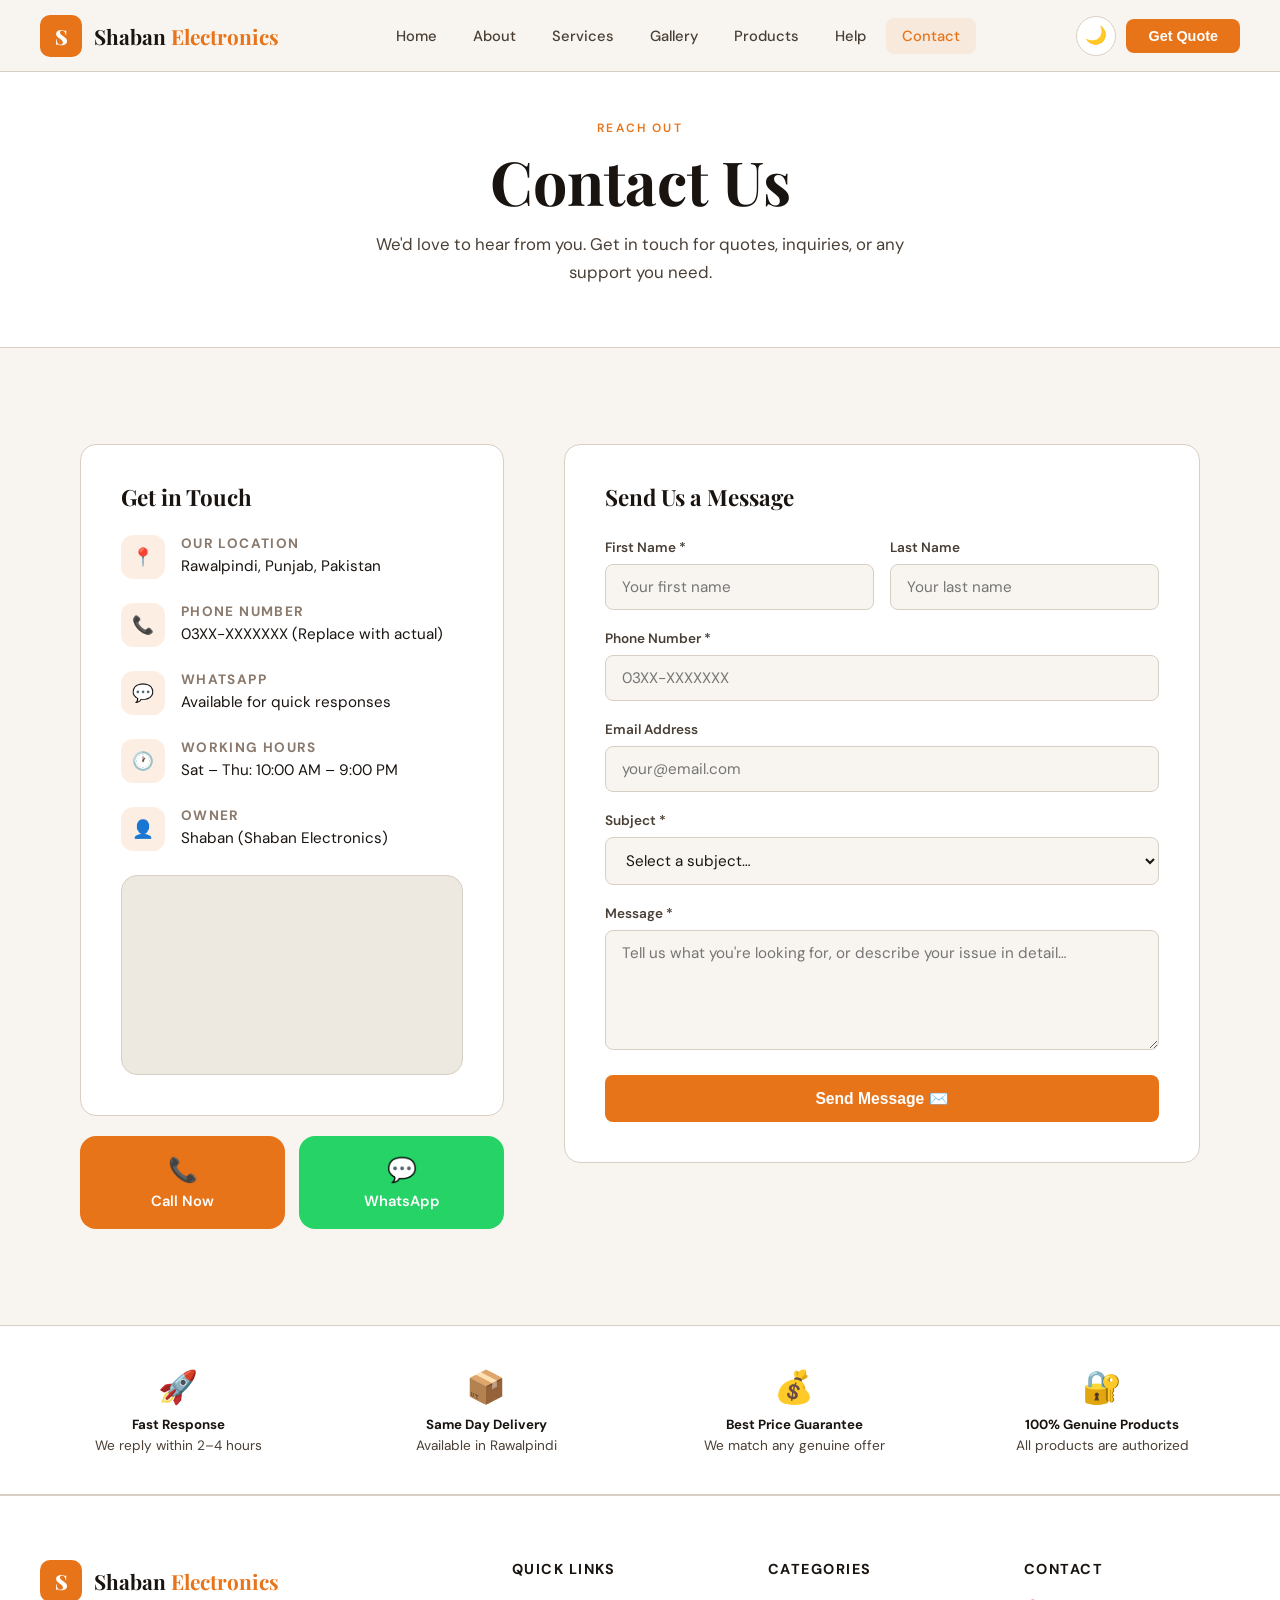
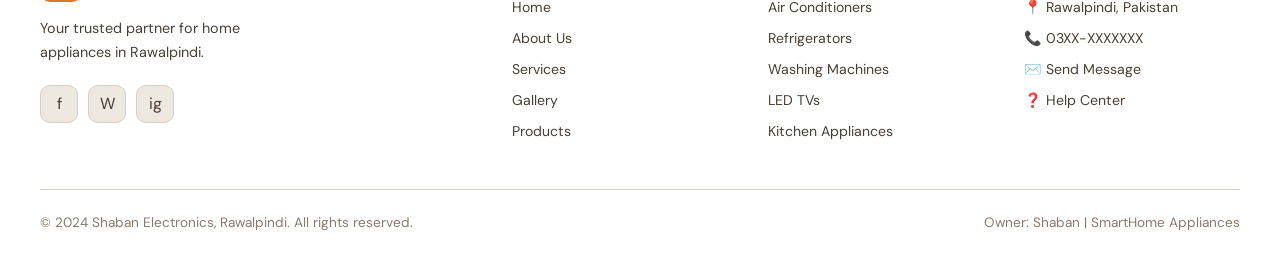
<file: pages/contact.html>
<!DOCTYPE html>
<html lang="en" data-theme="light">
<head>
  <meta charset="UTF-8" />
  <meta name="viewport" content="width=device-width, initial-scale=1.0" />
  <title>Contact Us – Shaban Electronics</title>
  <link rel="stylesheet" href="../css/style.css" />
  <link rel="icon" href="data:image/svg+xml,<svg xmlns='http://www.w3.org/2000/svg' viewBox='0 0 100 100'><text y='.9em' font-size='90'>⚡</text></svg>" />
</head>
<body>

<nav class="navbar" id="navbar">
  <div class="nav-brand">
    <div class="nav-logo">S</div>
    <span class="nav-name">Shaban <span>Electronics</span></span>
  </div>
  <ul class="nav-links">
    <li><a href="../index.html">Home</a></li>
    <li><a href="about.html">About</a></li>
    <li><a href="services.html">Services</a></li>
    <li><a href="gallery.html">Gallery</a></li>
    <li><a href="products.html">Products</a></li>
    <li><a href="help.html">Help</a></li>
    <li><a href="contact.html" class="active">Contact</a></li>
  </ul>
  <div class="nav-actions">
    <button class="theme-btn" onclick="toggleTheme()">🌙</button>
    <a href="contact.html"><button class="nav-cta">Get Quote</button></a>
  </div>
  <button class="hamburger" id="hamburger"><span></span><span></span><span></span></button>
</nav>
<div class="mobile-menu" id="mobileMenu">
  <a href="../index.html">Home</a><a href="about.html">About</a><a href="services.html">Services</a>
  <a href="gallery.html">Gallery</a><a href="products.html">Products</a><a href="help.html">Help</a><a href="contact.html">Contact</a>
</div>

<div class="page-hero">
  <span class="section-label">Reach Out</span>
  <h1>Contact Us</h1>
  <p>We'd love to hear from you. Get in touch for quotes, inquiries, or any support you need.</p>
</div>

<div class="section">
  <div class="contact-grid">
    <!-- CONTACT INFO -->
    <div>
      <div class="contact-info-card fade-in">
        <h3>Get in Touch</h3>
        <div class="contact-item">
          <div class="contact-icon">📍</div>
          <div>
            <h5>Our Location</h5>
            <p>Rawalpindi, Punjab, Pakistan</p>
          </div>
        </div>
        <div class="contact-item">
          <div class="contact-icon">📞</div>
          <div>
            <h5>Phone Number</h5>
            <p>03XX-XXXXXXX (Replace with actual)</p>
          </div>
        </div>
        <div class="contact-item">
          <div class="contact-icon">💬</div>
          <div>
            <h5>WhatsApp</h5>
            <p>Available for quick responses</p>
          </div>
        </div>
        <div class="contact-item">
          <div class="contact-icon">🕐</div>
          <div>
            <h5>Working Hours</h5>
            <p>Sat – Thu: 10:00 AM – 9:00 PM</p>
          </div>
        </div>
        <div class="contact-item">
          <div class="contact-icon">👤</div>
          <div>
            <h5>Owner</h5>
            <p>Shaban (Shaban Electronics)</p>
          </div>
        </div>
        <div class="map-placeholder">
          <iframe
            src="https://www.google.com/maps/embed?pb=!1m18!1m12!1m3!1d106778.33890024844!2d73.00993!3d33.597882!2m3!1f0!2f0!3f0!3m2!1i1024!2i768!4f13.1!3m3!1m2!1s0x38dfbfd07891722f%3A0x6789d6df9ef4e97b!2sRawalpindi%2C%20Punjab%2C%20Pakistan!5e0!3m2!1sen!2s!4v1700000000000!5m2!1sen!2s"
            allowfullscreen=""
            loading="lazy"
            referrerpolicy="no-referrer-when-downgrade"
          ></iframe>
        </div>
      </div>

      <!-- QUICK ACTIONS -->
      <div style="display:grid;grid-template-columns:1fr 1fr;gap:14px;margin-top:20px;">
        <a href="tel:03000000000" class="fade-in" style="background:var(--accent);color:#fff;padding:18px 20px;border-radius:var(--radius);text-align:center;font-weight:600;font-size:0.92rem;transition:all 0.3s;display:flex;flex-direction:column;align-items:center;gap:6px;text-decoration:none;">
          <span style="font-size:1.5rem;">📞</span>
          Call Now
        </a>
        <a href="https://wa.me/923000000000" target="_blank" class="fade-in" style="background:#25d366;color:#fff;padding:18px 20px;border-radius:var(--radius);text-align:center;font-weight:600;font-size:0.92rem;transition:all 0.3s;display:flex;flex-direction:column;align-items:center;gap:6px;text-decoration:none;">
          <span style="font-size:1.5rem;">💬</span>
          WhatsApp
        </a>
      </div>
    </div>

    <!-- CONTACT FORM -->
    <div class="contact-form fade-in">
      <h3>Send Us a Message</h3>
      <form id="contactForm" novalidate>
        <div class="form-row">
          <div class="form-group">
            <label for="firstName">First Name *</label>
            <input type="text" id="firstName" placeholder="Your first name" required />
          </div>
          <div class="form-group">
            <label for="lastName">Last Name</label>
            <input type="text" id="lastName" placeholder="Your last name" />
          </div>
        </div>
        <div class="form-group">
          <label for="phone">Phone Number *</label>
          <input type="tel" id="phone" placeholder="03XX-XXXXXXX" required />
        </div>
        <div class="form-group">
          <label for="email">Email Address</label>
          <input type="email" id="email" placeholder="your@email.com" />
        </div>
        <div class="form-group">
          <label for="subject">Subject *</label>
          <select id="subject" required>
            <option value="">Select a subject…</option>
            <option value="product-inquiry">Product Inquiry</option>
            <option value="price-quote">Price Quote Request</option>
            <option value="installation">Installation Booking</option>
            <option value="repair">Repair / Maintenance</option>
            <option value="installment">Installment Plan</option>
            <option value="exchange">Exchange Offer</option>
            <option value="other">Other</option>
          </select>
        </div>
        <div class="form-group">
          <label for="message">Message *</label>
          <textarea id="message" placeholder="Tell us what you're looking for, or describe your issue in detail…" required></textarea>
        </div>
        <button type="submit" class="btn-primary form-submit" style="width:100%;justify-content:center;">
          Send Message ✉️
        </button>
        <div class="success-msg" id="successMsg">
          ✅ Your message has been sent! We'll contact you within a few hours.
        </div>
      </form>
    </div>
  </div>
</div>

<!-- QUICK INFO BAR -->
<div style="background:var(--bg2);border-top:1px solid var(--border);border-bottom:1px solid var(--border);padding:40px 40px;">
  <div style="max-width:1200px;margin:0 auto;display:grid;grid-template-columns:repeat(auto-fit,minmax(200px,1fr));gap:32px;text-align:center;">
    <div class="fade-in">
      <div style="font-size:2rem;margin-bottom:8px;">🚀</div>
      <h5 style="margin-bottom:4px;">Fast Response</h5>
      <p style="font-size:0.85rem;color:var(--text2);">We reply within 2–4 hours</p>
    </div>
    <div class="fade-in">
      <div style="font-size:2rem;margin-bottom:8px;">📦</div>
      <h5 style="margin-bottom:4px;">Same Day Delivery</h5>
      <p style="font-size:0.85rem;color:var(--text2);">Available in Rawalpindi</p>
    </div>
    <div class="fade-in">
      <div style="font-size:2rem;margin-bottom:8px;">💰</div>
      <h5 style="margin-bottom:4px;">Best Price Guarantee</h5>
      <p style="font-size:0.85rem;color:var(--text2);">We match any genuine offer</p>
    </div>
    <div class="fade-in">
      <div style="font-size:2rem;margin-bottom:8px;">🔐</div>
      <h5 style="margin-bottom:4px;">100% Genuine Products</h5>
      <p style="font-size:0.85rem;color:var(--text2);">All products are authorized</p>
    </div>
  </div>
</div>

<footer>
  <div class="footer-grid">
    <div class="footer-brand">
      <div class="nav-brand" style="margin-bottom:14px"><div class="nav-logo">S</div><span class="nav-name">Shaban <span>Electronics</span></span></div>
      <p>Your trusted partner for home appliances in Rawalpindi.</p>
      <div class="footer-socials"><a href="#" class="social-btn">f</a><a href="#" class="social-btn">W</a><a href="#" class="social-btn">ig</a></div>
    </div>
    <div class="footer-col"><h5>Quick Links</h5><ul><li><a href="../index.html">Home</a></li><li><a href="about.html">About Us</a></li><li><a href="services.html">Services</a></li><li><a href="gallery.html">Gallery</a></li><li><a href="products.html">Products</a></li></ul></div>
    <div class="footer-col"><h5>Categories</h5><ul><li><a href="services.html">Air Conditioners</a></li><li><a href="services.html">Refrigerators</a></li><li><a href="services.html">Washing Machines</a></li><li><a href="services.html">LED TVs</a></li><li><a href="services.html">Kitchen Appliances</a></li></ul></div>
    <div class="footer-col"><h5>Contact</h5><ul><li><a href="#">📍 Rawalpindi, Pakistan</a></li><li><a href="tel:03000000000">📞 03XX-XXXXXXX</a></li><li><a href="contact.html">✉️ Send Message</a></li><li><a href="help.html">❓ Help Center</a></li></ul></div>
  </div>
  <div class="footer-bottom"><p>© 2024 Shaban Electronics, Rawalpindi. All rights reserved.</p><p>Owner: Shaban | SmartHome Appliances</p></div>
</footer>

<script src="../js/main.js"></script>
</body>
</html>
</file>
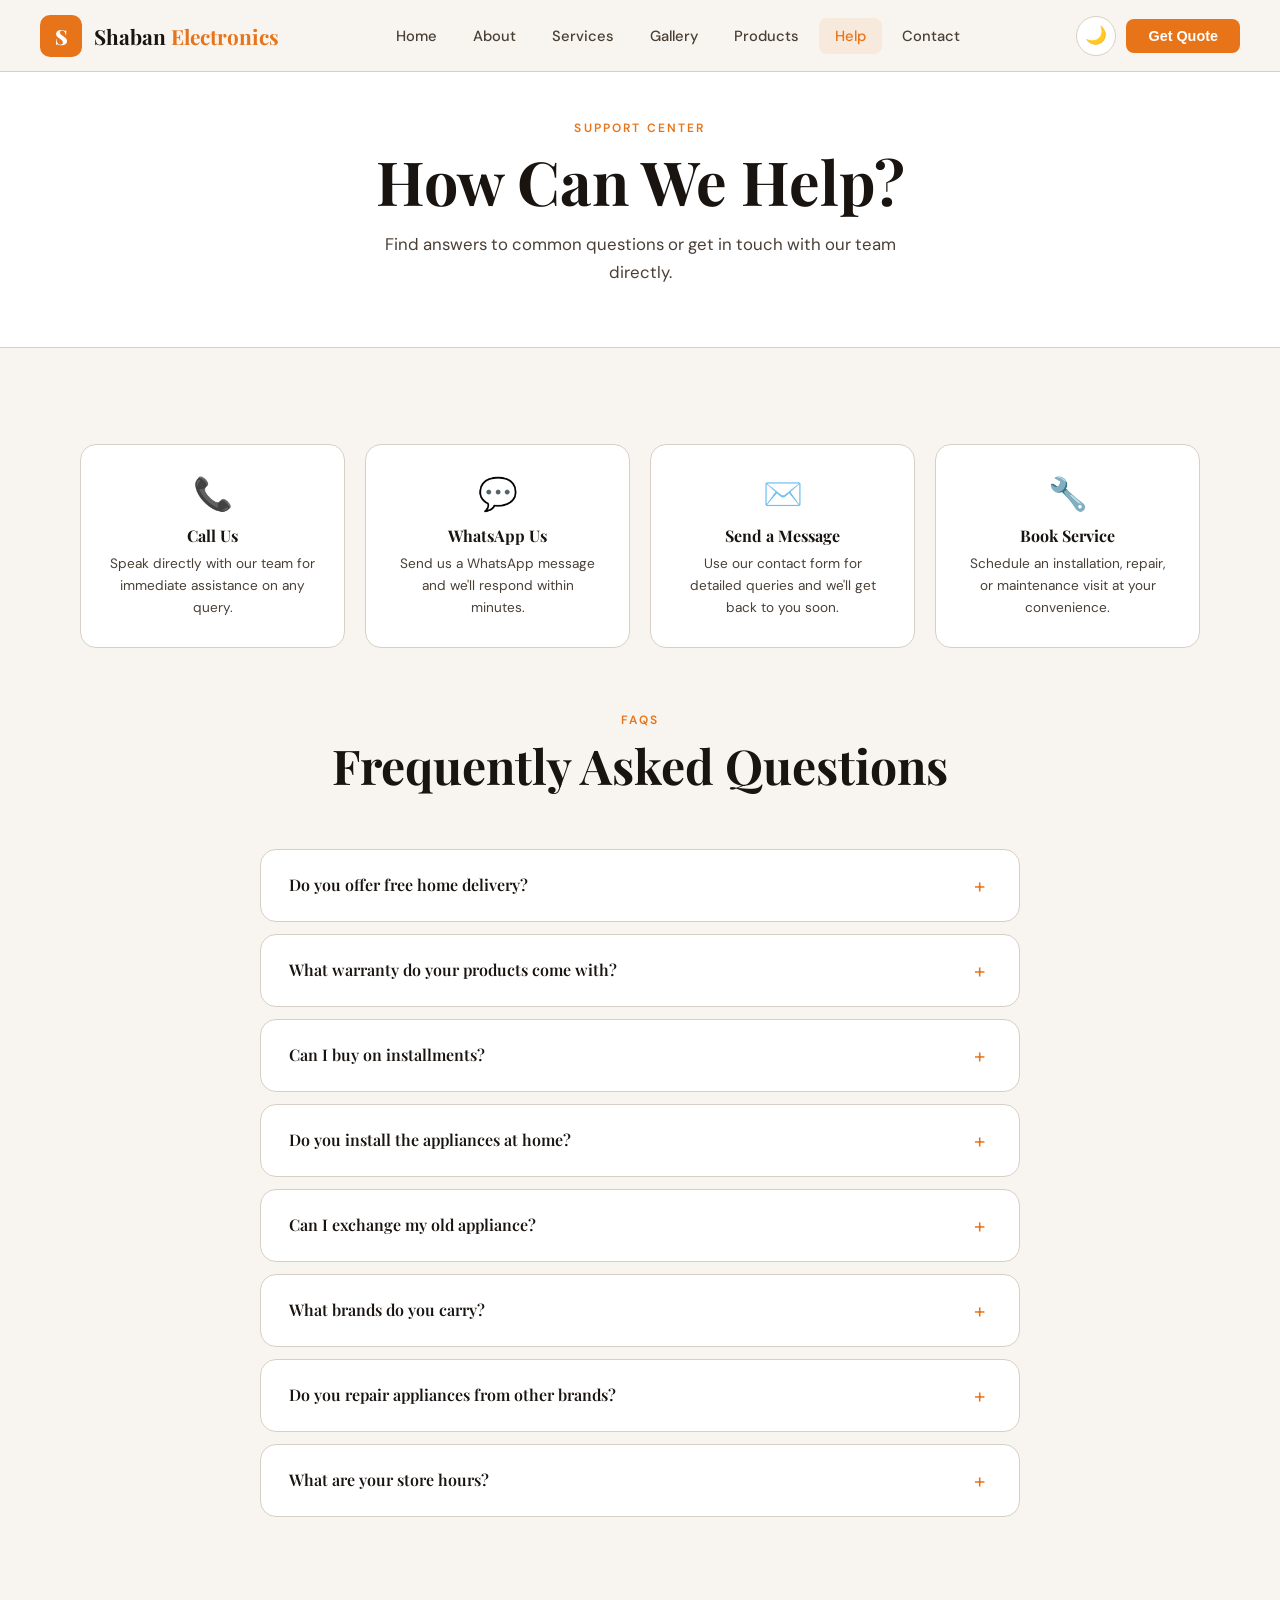
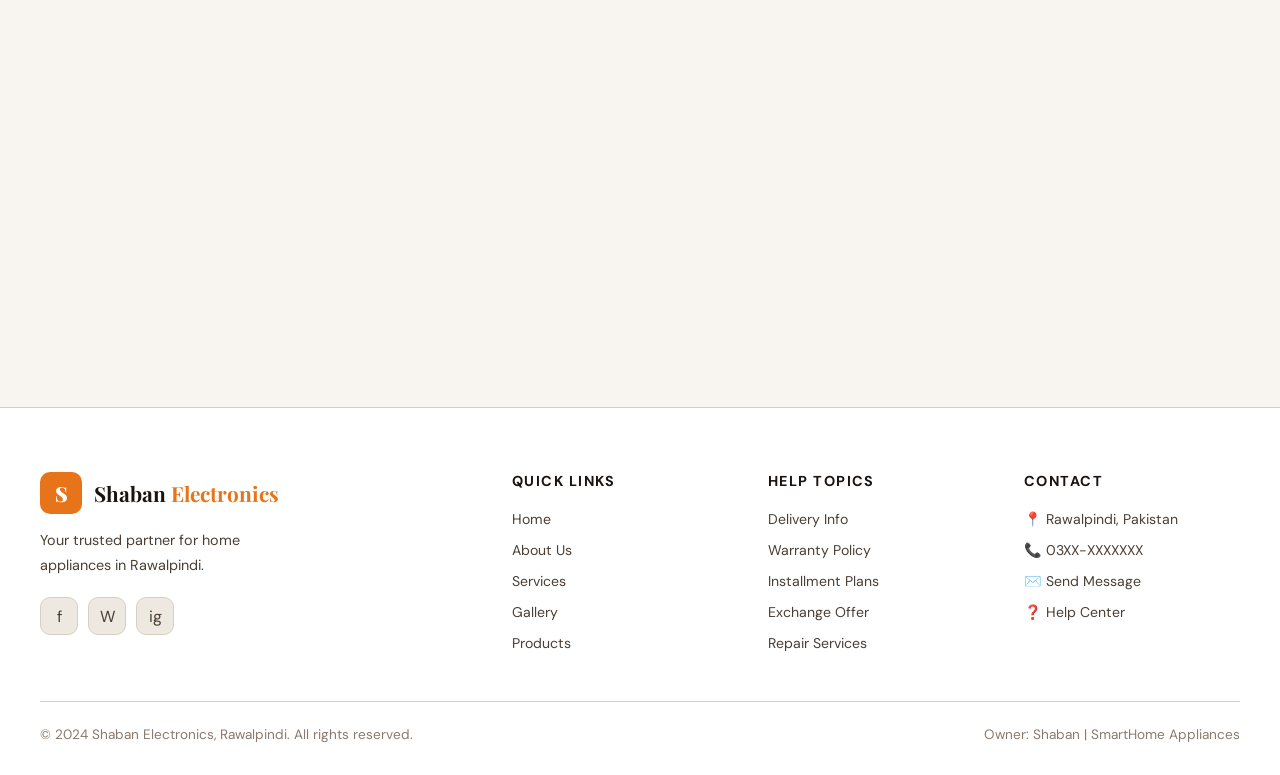
<file: pages/help.html>
<!DOCTYPE html>
<html lang="en" data-theme="light">
<head>
  <meta charset="UTF-8" />
  <meta name="viewport" content="width=device-width, initial-scale=1.0" />
  <title>Help Center – Shaban Electronics</title>
  <link rel="stylesheet" href="../css/style.css" />
  <link rel="icon" href="data:image/svg+xml,<svg xmlns='http://www.w3.org/2000/svg' viewBox='0 0 100 100'><text y='.9em' font-size='90'>⚡</text></svg>" />
</head>
<body>

<nav class="navbar" id="navbar">
  <div class="nav-brand">
    <div class="nav-logo">S</div>
    <span class="nav-name">Shaban <span>Electronics</span></span>
  </div>
  <ul class="nav-links">
    <li><a href="../index.html">Home</a></li>
    <li><a href="about.html">About</a></li>
    <li><a href="services.html">Services</a></li>
    <li><a href="gallery.html">Gallery</a></li>
    <li><a href="products.html">Products</a></li>
    <li><a href="help.html" class="active">Help</a></li>
    <li><a href="contact.html">Contact</a></li>
  </ul>
  <div class="nav-actions">
    <button class="theme-btn" onclick="toggleTheme()">🌙</button>
    <a href="contact.html"><button class="nav-cta">Get Quote</button></a>
  </div>
  <button class="hamburger" id="hamburger"><span></span><span></span><span></span></button>
</nav>
<div class="mobile-menu" id="mobileMenu">
  <a href="../index.html">Home</a><a href="about.html">About</a><a href="services.html">Services</a>
  <a href="gallery.html">Gallery</a><a href="products.html">Products</a><a href="help.html">Help</a><a href="contact.html">Contact</a>
</div>

<div class="page-hero">
  <span class="section-label">Support Center</span>
  <h1>How Can We Help?</h1>
  <p>Find answers to common questions or get in touch with our team directly.</p>
</div>

<div class="section">
  <!-- HELP CARDS -->
  <div class="help-cards fade-in">
    <div class="help-card" onclick="location.href='contact.html'">
      <div class="icon">📞</div>
      <h4>Call Us</h4>
      <p>Speak directly with our team for immediate assistance on any query.</p>
    </div>
    <div class="help-card" onclick="location.href='contact.html'">
      <div class="icon">💬</div>
      <h4>WhatsApp Us</h4>
      <p>Send us a WhatsApp message and we'll respond within minutes.</p>
    </div>
    <div class="help-card" onclick="location.href='contact.html'">
      <div class="icon">✉️</div>
      <h4>Send a Message</h4>
      <p>Use our contact form for detailed queries and we'll get back to you soon.</p>
    </div>
    <div class="help-card" onclick="location.href='services.html'">
      <div class="icon">🔧</div>
      <h4>Book Service</h4>
      <p>Schedule an installation, repair, or maintenance visit at your convenience.</p>
    </div>
  </div>

  <!-- FAQ SECTION -->
  <div class="section-header center fade-in" style="margin-top:20px">
    <span class="section-label">FAQs</span>
    <h2 class="section-title">Frequently Asked Questions</h2>
  </div>

  <div class="faq-list">
    <div class="faq-item fade-in">
      <div class="faq-question">
        <h4>Do you offer free home delivery?</h4>
        <span class="faq-toggle">+</span>
      </div>
      <div class="faq-answer">
        <p>Yes! We offer free home delivery across Rawalpindi and Islamabad for purchases above PKR 5,000. For areas outside these cities, a small delivery fee may apply. Contact us for details.</p>
      </div>
    </div>
    <div class="faq-item fade-in">
      <div class="faq-question">
        <h4>What warranty do your products come with?</h4>
        <span class="faq-toggle">+</span>
      </div>
      <div class="faq-answer">
        <p>All our products come with the official manufacturer's warranty — typically 1 to 3 years depending on the brand and product type. We also provide our own after-sale support for the warranty period.</p>
      </div>
    </div>
    <div class="faq-item fade-in">
      <div class="faq-question">
        <h4>Can I buy on installments?</h4>
        <span class="faq-toggle">+</span>
      </div>
      <div class="faq-answer">
        <p>Absolutely! We offer 0% markup installment plans through several leading banks including Meezan Bank, HBL, and Bank Alfalah. Plans range from 3 to 24 months. Visit us or call for more information.</p>
      </div>
    </div>
    <div class="faq-item fade-in">
      <div class="faq-question">
        <h4>Do you install the appliances at home?</h4>
        <span class="faq-toggle">+</span>
      </div>
      <div class="faq-answer">
        <p>Yes, we provide professional installation for all appliances including ACs, washing machines, and more. Our certified technicians ensure safe and proper installation. AC installation is free with purchase.</p>
      </div>
    </div>
    <div class="faq-item fade-in">
      <div class="faq-question">
        <h4>Can I exchange my old appliance?</h4>
        <span class="faq-toggle">+</span>
      </div>
      <div class="faq-answer">
        <p>Yes! We have an old appliance exchange program where you can trade in your old unit and get a good deduction on your new purchase. Call us to get an evaluation of your old appliance.</p>
      </div>
    </div>
    <div class="faq-item fade-in">
      <div class="faq-question">
        <h4>What brands do you carry?</h4>
        <span class="faq-toggle">+</span>
      </div>
      <div class="faq-answer">
        <p>We carry all major Pakistani and international brands including Haier, Dawlance, PEL, Samsung, LG, Gree, Orient, GFC, TCL, Hisense, and many more. We are an authorized dealer for most of these brands.</p>
      </div>
    </div>
    <div class="faq-item fade-in">
      <div class="faq-question">
        <h4>Do you repair appliances from other brands?</h4>
        <span class="faq-toggle">+</span>
      </div>
      <div class="faq-answer">
        <p>Yes, our technicians are trained to repair most major home appliance brands. We provide repair services for ACs, refrigerators, washing machines, TVs, and other appliances at affordable rates.</p>
      </div>
    </div>
    <div class="faq-item fade-in">
      <div class="faq-question">
        <h4>What are your store hours?</h4>
        <span class="faq-toggle">+</span>
      </div>
      <div class="faq-answer">
        <p>Our store is open Saturday to Thursday, 10:00 AM to 9:00 PM. We are closed on Fridays. You can always reach us via WhatsApp or call for urgent inquiries even outside store hours.</p>
      </div>
    </div>
  </div>
</div>

<!-- STILL NEED HELP -->
<div class="section" style="padding-top:0">
  <div class="cta-banner fade-in">
    <h2>Still Have Questions?</h2>
    <p>Our friendly team is ready to assist you with anything you need.</p>
    <a href="contact.html"><button class="btn-white">📞 Contact Our Team →</button></a>
  </div>
</div>

<footer>
  <div class="footer-grid">
    <div class="footer-brand">
      <div class="nav-brand" style="margin-bottom:14px"><div class="nav-logo">S</div><span class="nav-name">Shaban <span>Electronics</span></span></div>
      <p>Your trusted partner for home appliances in Rawalpindi.</p>
      <div class="footer-socials"><a href="#" class="social-btn">f</a><a href="#" class="social-btn">W</a><a href="#" class="social-btn">ig</a></div>
    </div>
    <div class="footer-col"><h5>Quick Links</h5><ul><li><a href="../index.html">Home</a></li><li><a href="about.html">About Us</a></li><li><a href="services.html">Services</a></li><li><a href="gallery.html">Gallery</a></li><li><a href="products.html">Products</a></li></ul></div>
    <div class="footer-col"><h5>Help Topics</h5><ul><li><a href="#">Delivery Info</a></li><li><a href="#">Warranty Policy</a></li><li><a href="#">Installment Plans</a></li><li><a href="#">Exchange Offer</a></li><li><a href="#">Repair Services</a></li></ul></div>
    <div class="footer-col"><h5>Contact</h5><ul><li><a href="#">📍 Rawalpindi, Pakistan</a></li><li><a href="tel:03000000000">📞 03XX-XXXXXXX</a></li><li><a href="contact.html">✉️ Send Message</a></li><li><a href="help.html">❓ Help Center</a></li></ul></div>
  </div>
  <div class="footer-bottom"><p>© 2024 Shaban Electronics, Rawalpindi. All rights reserved.</p><p>Owner: Shaban | SmartHome Appliances</p></div>
</footer>

<script src="../js/main.js"></script>
</body>
</html>
</file>
<file: css/style.css>
/* ========== GOOGLE FONTS ========== */
@import url('https://fonts.googleapis.com/css2?family=Playfair+Display:wght@400;700;900&family=DM+Sans:wght@300;400;500;600&display=swap');

/* ========== CSS VARIABLES ========== */
:root {
  --accent: #e8741a;
  --accent-dark: #c45e10;
  --accent-light: #ffa04d;
  --bg: #f8f5f0;
  --bg2: #ffffff;
  --bg3: #ede8e0;
  --text: #1a1410;
  --text2: #4a3f35;
  --text3: #8a7a6e;
  --border: #d8cfc4;
  --shadow: rgba(26,20,10,0.10);
  --shadow-lg: rgba(26,20,10,0.18);
  --nav-bg: rgba(248,245,240,0.96);
  --card-bg: #ffffff;
  --hero-overlay: rgba(248,245,240,0.55);
  --transition: 0.35s cubic-bezier(.4,0,.2,1);
  --radius: 16px;
  --radius-sm: 8px;
  --font-display: 'Playfair Display', serif;
  --font-body: 'DM Sans', sans-serif;
}

[data-theme="dark"] {
  --bg: #0f0d0a;
  --bg2: #1a1714;
  --bg3: #242018;
  --text: #f0ebe3;
  --text2: #c8bfb4;
  --text3: #7a6e64;
  --border: #2e2820;
  --shadow: rgba(0,0,0,0.35);
  --shadow-lg: rgba(0,0,0,0.55);
  --nav-bg: rgba(15,13,10,0.96);
  --card-bg: #1a1714;
  --hero-overlay: rgba(10,8,5,0.60);
}

/* ========== RESET ========== */
*, *::before, *::after { box-sizing: border-box; margin: 0; padding: 0; }
html { scroll-behavior: smooth; }
body {
  font-family: var(--font-body);
  background: var(--bg);
  color: var(--text);
  transition: background var(--transition), color var(--transition);
  overflow-x: hidden;
}
a { color: inherit; text-decoration: none; }
img { max-width: 100%; display: block; }
ul { list-style: none; }

/* ========== SCROLLBAR ========== */
::-webkit-scrollbar { width: 6px; }
::-webkit-scrollbar-track { background: var(--bg3); }
::-webkit-scrollbar-thumb { background: var(--accent); border-radius: 4px; }

/* ========== TYPOGRAPHY ========== */
h1,h2,h3,h4 { font-family: var(--font-display); line-height: 1.15; }
.section-label {
  font-size: 0.75rem; font-weight: 600; letter-spacing: 0.18em;
  text-transform: uppercase; color: var(--accent); display: block; margin-bottom: 10px;
}
.section-title {
  font-size: clamp(2rem, 4vw, 3rem); color: var(--text); margin-bottom: 16px;
}
.section-sub { font-size: 1.05rem; color: var(--text2); max-width: 560px; line-height: 1.7; }

/* ========== NAVBAR ========== */
.navbar {
  position: fixed; top: 0; left: 0; right: 0; z-index: 1000;
  background: var(--nav-bg);
  backdrop-filter: blur(18px);
  border-bottom: 1px solid var(--border);
  padding: 0 40px;
  height: 72px;
  display: flex; align-items: center; justify-content: space-between;
  transition: background var(--transition), box-shadow var(--transition);
}
.navbar.scrolled { box-shadow: 0 4px 32px var(--shadow-lg); }
.nav-brand {
  display: flex; align-items: center; gap: 12px;
}
.nav-logo {
  width: 42px; height: 42px; background: var(--accent);
  border-radius: 10px; display: flex; align-items: center; justify-content: center;
  font-family: var(--font-display); font-weight: 900; font-size: 1.3rem; color: #fff;
}
.nav-name { font-family: var(--font-display); font-size: 1.3rem; font-weight: 700; }
.nav-name span { color: var(--accent); }
.nav-links {
  display: flex; align-items: center; gap: 4px;
}
.nav-links a {
  padding: 8px 16px; border-radius: var(--radius-sm);
  font-size: 0.92rem; font-weight: 500; color: var(--text2);
  transition: color var(--transition), background var(--transition);
  position: relative;
}
.nav-links a:hover, .nav-links a.active {
  color: var(--accent); background: rgba(232,116,26,0.09);
}
.nav-actions { display: flex; align-items: center; gap: 10px; }
.theme-btn {
  width: 40px; height: 40px; border-radius: 50%;
  border: 1.5px solid var(--border); background: var(--bg2);
  cursor: pointer; display: flex; align-items: center; justify-content: center;
  font-size: 1.1rem; transition: all var(--transition); color: var(--text);
}
.theme-btn:hover { border-color: var(--accent); color: var(--accent); transform: rotate(20deg); }
.nav-cta {
  background: var(--accent); color: #fff; padding: 9px 22px;
  border-radius: var(--radius-sm); font-size: 0.9rem; font-weight: 600;
  border: none; cursor: pointer; transition: background var(--transition), transform var(--transition);
}
.nav-cta:hover { background: var(--accent-dark); transform: translateY(-1px); }
.hamburger {
  display: none; flex-direction: column; gap: 5px; cursor: pointer;
  padding: 8px; background: none; border: none; color: var(--text);
}
.hamburger span {
  width: 24px; height: 2px; background: currentColor;
  border-radius: 2px; transition: all var(--transition); display: block;
}
.hamburger.open span:nth-child(1) { transform: translateY(7px) rotate(45deg); }
.hamburger.open span:nth-child(2) { opacity: 0; }
.hamburger.open span:nth-child(3) { transform: translateY(-7px) rotate(-45deg); }
.mobile-menu {
  display: none; position: fixed; top: 72px; left: 0; right: 0;
  background: var(--bg2); border-bottom: 1px solid var(--border);
  flex-direction: column; padding: 16px 24px; gap: 4px; z-index: 999;
  box-shadow: 0 8px 32px var(--shadow-lg);
}
.mobile-menu.open { display: flex; }
.mobile-menu a {
  padding: 12px 16px; border-radius: var(--radius-sm);
  font-size: 1rem; font-weight: 500; color: var(--text2);
  transition: all var(--transition);
}
.mobile-menu a:hover { color: var(--accent); background: rgba(232,116,26,0.09); }

/* ========== HERO ========== */
.hero {
  min-height: 100vh;
  display: flex; align-items: center;
  position: relative; overflow: hidden;
  padding-top: 72px;
}
.hero-bg {
  position: absolute; inset: 0;
  background: url('https://images.unsplash.com/photo-1556909114-f6e7ad7d3136?w=1600&q=80') center/cover no-repeat;
}
.hero-overlay {
  position: absolute; inset: 0;
  background: var(--hero-overlay);
  backdrop-filter: blur(2px);
}
.hero-content {
  position: relative; z-index: 1;
  max-width: 1200px; margin: 0 auto; padding: 80px 40px;
  display: grid; grid-template-columns: 1fr 1fr; gap: 60px; align-items: center;
}
.hero-text { animation: fadeUp 0.8s ease both; }
.hero-badge {
  display: inline-flex; align-items: center; gap: 8px;
  background: rgba(232,116,26,0.12); color: var(--accent);
  border: 1px solid rgba(232,116,26,0.3); border-radius: 50px;
  padding: 6px 16px; font-size: 0.82rem; font-weight: 600;
  letter-spacing: 0.08em; text-transform: uppercase; margin-bottom: 24px;
}
.hero-title {
  font-size: clamp(2.8rem, 5.5vw, 4.5rem);
  line-height: 1.08; margin-bottom: 22px; color: var(--text);
}
.hero-title span { color: var(--accent); }
.hero-desc { font-size: 1.1rem; color: var(--text2); line-height: 1.75; margin-bottom: 36px; max-width: 480px; }
.hero-btns { display: flex; gap: 14px; flex-wrap: wrap; }
.btn-primary {
  background: var(--accent); color: #fff; padding: 14px 32px;
  border-radius: var(--radius-sm); font-size: 0.98rem; font-weight: 600;
  border: none; cursor: pointer; transition: all var(--transition);
  display: inline-flex; align-items: center; gap: 8px;
}
.btn-primary:hover { background: var(--accent-dark); transform: translateY(-2px); box-shadow: 0 8px 24px rgba(232,116,26,0.35); }
.btn-outline {
  background: transparent; color: var(--text); padding: 14px 32px;
  border-radius: var(--radius-sm); font-size: 0.98rem; font-weight: 600;
  border: 1.5px solid var(--border); cursor: pointer; transition: all var(--transition);
  display: inline-flex; align-items: center; gap: 8px;
}
.btn-outline:hover { border-color: var(--accent); color: var(--accent); transform: translateY(-2px); }
.hero-stats {
  display: flex; gap: 32px; margin-top: 48px;
}
.stat-item { text-align: center; }
.stat-num { font-family: var(--font-display); font-size: 2rem; font-weight: 900; color: var(--accent); }
.stat-label { font-size: 0.8rem; color: var(--text3); text-transform: uppercase; letter-spacing: 0.1em; margin-top: 4px; }
.hero-visual { animation: fadeUp 0.8s 0.2s ease both; }
.hero-card {
  background: var(--card-bg); border: 1px solid var(--border);
  border-radius: 24px; padding: 32px; box-shadow: 0 24px 64px var(--shadow-lg);
}
.hero-card img { border-radius: 16px; width: 100%; height: 260px; object-fit: cover; }
.hero-card-info { padding-top: 20px; display: flex; justify-content: space-between; align-items: center; }
.hero-card-info h4 { font-size: 1.15rem; }
.hero-card-info .price { font-size: 1.3rem; font-weight: 700; color: var(--accent); font-family: var(--font-display); }
.hero-floating {
  position: absolute; bottom: -10px; left: -10px;
  background: var(--accent); color: #fff; border-radius: 14px;
  padding: 12px 18px; font-size: 0.85rem; font-weight: 600;
  box-shadow: 0 8px 24px rgba(232,116,26,0.4);
  animation: float 3s ease-in-out infinite;
}

/* ========== SECTIONS ========== */
.section { padding: 96px 40px; max-width: 1200px; margin: 0 auto; }
.section-header { margin-bottom: 56px; }
.section-header.center { text-align: center; }
.section-header.center .section-sub { margin: 0 auto; }

/* ========== CATEGORIES ========== */
.categories-wrap { background: var(--bg2); padding: 80px 0; }
.cats-grid {
  display: grid; grid-template-columns: repeat(auto-fit, minmax(160px, 1fr)); gap: 20px;
}
.cat-card {
  background: var(--bg); border: 1px solid var(--border); border-radius: var(--radius);
  padding: 28px 20px; text-align: center; cursor: pointer;
  transition: all var(--transition); position: relative; overflow: hidden;
}
.cat-card::before {
  content: ''; position: absolute; inset: 0;
  background: var(--accent); opacity: 0; transition: opacity var(--transition);
  border-radius: var(--radius);
}
.cat-card:hover { transform: translateY(-6px); box-shadow: 0 16px 40px var(--shadow-lg); border-color: var(--accent); }
.cat-card:hover::before { opacity: 0.06; }
.cat-icon { font-size: 2.2rem; margin-bottom: 12px; display: block; }
.cat-name { font-weight: 600; font-size: 0.95rem; color: var(--text); }
.cat-count { font-size: 0.8rem; color: var(--text3); margin-top: 4px; }

/* ========== PRODUCTS GRID ========== */
.products-grid {
  display: grid; grid-template-columns: repeat(auto-fill, minmax(270px, 1fr)); gap: 28px;
}
.prod-card {
  background: var(--card-bg); border: 1px solid var(--border); border-radius: var(--radius);
  overflow: hidden; transition: all var(--transition); position: relative;
}
.prod-card:hover { transform: translateY(-6px); box-shadow: 0 20px 48px var(--shadow-lg); border-color: var(--accent); }
.prod-img-wrap { position: relative; overflow: hidden; height: 220px; }
.prod-img-wrap img { width: 100%; height: 100%; object-fit: cover; transition: transform 0.5s ease; }
.prod-card:hover .prod-img-wrap img { transform: scale(1.07); }
.prod-badge {
  position: absolute; top: 14px; left: 14px;
  background: var(--accent); color: #fff; font-size: 0.72rem;
  font-weight: 700; padding: 4px 10px; border-radius: 50px; text-transform: uppercase; letter-spacing: 0.08em;
}
.prod-info { padding: 20px 22px 22px; }
.prod-cat { font-size: 0.78rem; color: var(--accent); font-weight: 600; text-transform: uppercase; letter-spacing: 0.1em; margin-bottom: 6px; }
.prod-name { font-size: 1.05rem; font-weight: 600; margin-bottom: 8px; color: var(--text); }
.prod-desc { font-size: 0.87rem; color: var(--text3); line-height: 1.6; margin-bottom: 16px; }
.prod-footer { display: flex; align-items: center; justify-content: space-between; }
.prod-price { font-family: var(--font-display); font-size: 1.25rem; font-weight: 700; color: var(--accent); }
.prod-btn {
  background: var(--accent); color: #fff; border: none; border-radius: var(--radius-sm);
  padding: 8px 16px; font-size: 0.85rem; font-weight: 600; cursor: pointer;
  transition: all var(--transition);
}
.prod-btn:hover { background: var(--accent-dark); transform: scale(1.05); }

/* ========== WHY US ========== */
.why-wrap { background: var(--bg3); padding: 80px 0; }
.why-grid { display: grid; grid-template-columns: repeat(auto-fit, minmax(220px, 1fr)); gap: 28px; }
.why-card {
  background: var(--card-bg); border: 1px solid var(--border); border-radius: var(--radius);
  padding: 32px 26px; transition: all var(--transition);
}
.why-card:hover { transform: translateY(-4px); box-shadow: 0 12px 32px var(--shadow); border-color: var(--accent); }
.why-icon {
  width: 52px; height: 52px; background: rgba(232,116,26,0.12);
  border-radius: 14px; display: flex; align-items: center; justify-content: center;
  font-size: 1.5rem; margin-bottom: 18px;
}
.why-card h4 { font-size: 1.05rem; margin-bottom: 8px; }
.why-card p { font-size: 0.88rem; color: var(--text2); line-height: 1.65; }

/* ========== TESTIMONIALS ========== */
.test-grid { display: grid; grid-template-columns: repeat(auto-fit, minmax(280px, 1fr)); gap: 24px; }
.test-card {
  background: var(--card-bg); border: 1px solid var(--border); border-radius: var(--radius);
  padding: 28px; transition: all var(--transition);
}
.test-card:hover { box-shadow: 0 12px 32px var(--shadow); border-color: var(--accent); }
.test-stars { color: var(--accent); font-size: 1rem; margin-bottom: 14px; letter-spacing: 2px; }
.test-text { font-size: 0.95rem; color: var(--text2); line-height: 1.7; margin-bottom: 20px; font-style: italic; }
.test-author { display: flex; align-items: center; gap: 12px; }
.test-avatar {
  width: 44px; height: 44px; border-radius: 50%; background: var(--accent);
  display: flex; align-items: center; justify-content: center; color: #fff;
  font-weight: 700; font-size: 1.1rem;
}
.test-name { font-weight: 600; font-size: 0.92rem; }
.test-loc { font-size: 0.8rem; color: var(--text3); }

/* ========== CTA BANNER ========== */
.cta-banner {
  background: linear-gradient(135deg, var(--accent) 0%, var(--accent-dark) 100%);
  border-radius: 24px; padding: 60px 48px; text-align: center;
  position: relative; overflow: hidden;
}
.cta-banner::before {
  content: ''; position: absolute; top: -50%; right: -10%;
  width: 400px; height: 400px; border-radius: 50%;
  background: rgba(255,255,255,0.07);
}
.cta-banner h2 { font-size: clamp(1.8rem, 3.5vw, 2.8rem); color: #fff; margin-bottom: 14px; }
.cta-banner p { color: rgba(255,255,255,0.85); font-size: 1.05rem; margin-bottom: 32px; }
.btn-white {
  background: #fff; color: var(--accent); padding: 14px 36px;
  border-radius: var(--radius-sm); font-size: 1rem; font-weight: 700;
  border: none; cursor: pointer; transition: all var(--transition);
  display: inline-flex; align-items: center; gap: 8px;
}
.btn-white:hover { transform: translateY(-2px); box-shadow: 0 12px 32px rgba(0,0,0,0.2); }

/* ========== FOOTER ========== */
footer {
  background: var(--bg2); border-top: 1px solid var(--border);
  padding: 64px 40px 32px;
}
.footer-grid { display: grid; grid-template-columns: 2fr 1fr 1fr 1fr; gap: 40px; max-width: 1200px; margin: 0 auto 48px; }
.footer-brand .nav-brand { margin-bottom: 16px; }
.footer-brand p { font-size: 0.9rem; color: var(--text2); line-height: 1.7; max-width: 260px; margin-bottom: 20px; }
.footer-socials { display: flex; gap: 10px; }
.social-btn {
  width: 38px; height: 38px; border-radius: 10px; background: var(--bg3);
  border: 1px solid var(--border); display: flex; align-items: center; justify-content: center;
  font-size: 1rem; cursor: pointer; transition: all var(--transition); text-decoration: none; color: var(--text2);
}
.social-btn:hover { background: var(--accent); border-color: var(--accent); color: #fff; transform: translateY(-2px); }
.footer-col h5 { font-size: 0.9rem; font-weight: 700; text-transform: uppercase; letter-spacing: 0.1em; margin-bottom: 18px; color: var(--text); }
.footer-col ul { display: flex; flex-direction: column; gap: 10px; }
.footer-col ul a { font-size: 0.88rem; color: var(--text2); transition: color var(--transition); }
.footer-col ul a:hover { color: var(--accent); }
.footer-bottom { max-width: 1200px; margin: 0 auto; padding-top: 24px; border-top: 1px solid var(--border); display: flex; justify-content: space-between; align-items: center; flex-wrap: wrap; gap: 10px; }
.footer-bottom p { font-size: 0.85rem; color: var(--text3); }

/* ========== PAGE HERO ========== */
.page-hero {
  background: var(--bg2); border-bottom: 1px solid var(--border);
  padding: 120px 40px 60px; text-align: center;
}
.page-hero .section-label { justify-content: center; display: flex; }
.page-hero h1 { font-size: clamp(2.2rem, 5vw, 3.8rem); }
.page-hero p { font-size: 1.05rem; color: var(--text2); max-width: 540px; margin: 14px auto 0; line-height: 1.7; }

/* ========== ABOUT PAGE ========== */
.about-grid { display: grid; grid-template-columns: 1fr 1fr; gap: 70px; align-items: center; }
.about-img-wrap { position: relative; }
.about-img-wrap img { width: 100%; border-radius: 24px; height: 480px; object-fit: cover; }
.about-badge-float {
  position: absolute; bottom: -20px; right: -20px;
  background: var(--accent); color: #fff; border-radius: 20px; padding: 20px 24px; text-align: center;
  box-shadow: 0 12px 32px rgba(232,116,26,0.4);
}
.about-badge-float .big { font-family: var(--font-display); font-size: 2.2rem; font-weight: 900; display: block; }
.about-badge-float small { font-size: 0.8rem; opacity: 0.9; }
.about-text .section-sub { margin-bottom: 28px; }
.about-points { display: flex; flex-direction: column; gap: 16px; margin-bottom: 32px; }
.about-point { display: flex; align-items: flex-start; gap: 14px; }
.about-point-icon {
  width: 36px; height: 36px; min-width: 36px; border-radius: 10px;
  background: rgba(232,116,26,0.12); color: var(--accent);
  display: flex; align-items: center; justify-content: center; font-size: 1rem;
}
.about-point-text h5 { font-size: 0.95rem; margin-bottom: 3px; }
.about-point-text p { font-size: 0.87rem; color: var(--text2); line-height: 1.5; }
.team-grid { display: grid; grid-template-columns: repeat(auto-fit, minmax(200px, 1fr)); gap: 24px; }
.team-card { text-align: center; }
.team-card img { width: 100%; height: 240px; object-fit: cover; border-radius: var(--radius); margin-bottom: 16px; border: 3px solid var(--border); transition: border-color var(--transition); }
.team-card:hover img { border-color: var(--accent); }
.team-card h4 { font-size: 1rem; margin-bottom: 4px; }
.team-card span { font-size: 0.85rem; color: var(--accent); font-weight: 500; }

/* ========== SERVICES PAGE ========== */
.services-grid { display: grid; grid-template-columns: repeat(auto-fit, minmax(300px, 1fr)); gap: 28px; }
.service-card {
  background: var(--card-bg); border: 1px solid var(--border); border-radius: var(--radius);
  padding: 36px; transition: all var(--transition); position: relative; overflow: hidden;
}
.service-card::after {
  content: ''; position: absolute; bottom: 0; left: 0; right: 0; height: 3px;
  background: var(--accent); transform: scaleX(0); transform-origin: left;
  transition: transform var(--transition);
}
.service-card:hover::after { transform: scaleX(1); }
.service-card:hover { transform: translateY(-6px); box-shadow: 0 20px 48px var(--shadow-lg); }
.service-icon { font-size: 2.4rem; margin-bottom: 20px; display: block; }
.service-card h3 { font-size: 1.2rem; margin-bottom: 12px; }
.service-card p { font-size: 0.9rem; color: var(--text2); line-height: 1.7; margin-bottom: 20px; }
.service-card .tag {
  display: inline-block; background: rgba(232,116,26,0.1); color: var(--accent);
  padding: 4px 12px; border-radius: 50px; font-size: 0.78rem; font-weight: 600;
}

/* ========== GALLERY PAGE ========== */
.gallery-filter {
  display: flex; gap: 10px; flex-wrap: wrap; justify-content: center; margin-bottom: 40px;
}
.filter-btn {
  padding: 9px 22px; border-radius: 50px; font-size: 0.88rem; font-weight: 600;
  border: 1.5px solid var(--border); background: transparent; color: var(--text2);
  cursor: pointer; transition: all var(--transition);
}
.filter-btn.active, .filter-btn:hover {
  background: var(--accent); border-color: var(--accent); color: #fff;
}
.gallery-grid {
  display: grid; grid-template-columns: repeat(auto-fill, minmax(280px, 1fr)); gap: 20px;
}
.gallery-item {
  border-radius: var(--radius); overflow: hidden; position: relative;
  height: 240px; cursor: pointer; group: ;
}
.gallery-item img { width: 100%; height: 100%; object-fit: cover; transition: transform 0.5s ease; }
.gallery-item:hover img { transform: scale(1.08); }
.gallery-overlay {
  position: absolute; inset: 0; background: rgba(0,0,0,0.5);
  display: flex; align-items: center; justify-content: center;
  opacity: 0; transition: opacity var(--transition);
  color: #fff; font-size: 1.8rem;
}
.gallery-item:hover .gallery-overlay { opacity: 1; }

/* ========== CONTACT PAGE ========== */
.contact-grid { display: grid; grid-template-columns: 1fr 1.5fr; gap: 60px; align-items: start; }
.contact-info-card {
  background: var(--card-bg); border: 1px solid var(--border); border-radius: var(--radius); padding: 40px;
}
.contact-info-card h3 { font-size: 1.4rem; margin-bottom: 24px; }
.contact-item { display: flex; gap: 16px; align-items: flex-start; margin-bottom: 24px; }
.contact-icon {
  width: 44px; height: 44px; min-width: 44px; border-radius: 12px;
  background: rgba(232,116,26,0.12); color: var(--accent);
  display: flex; align-items: center; justify-content: center; font-size: 1.1rem;
}
.contact-item h5 { font-size: 0.85rem; color: var(--text3); text-transform: uppercase; letter-spacing: 0.1em; margin-bottom: 4px; }
.contact-item p { font-size: 0.95rem; color: var(--text); }
.map-placeholder {
  background: var(--bg3); border-radius: var(--radius); height: 200px;
  display: flex; align-items: center; justify-content: center; margin-top: 24px;
  color: var(--text3); font-size: 0.9rem; border: 1px solid var(--border);
  overflow: hidden;
}
.map-placeholder iframe { width: 100%; height: 100%; border: none; border-radius: var(--radius); }
.contact-form { background: var(--card-bg); border: 1px solid var(--border); border-radius: var(--radius); padding: 40px; }
.contact-form h3 { font-size: 1.4rem; margin-bottom: 28px; }
.form-row { display: grid; grid-template-columns: 1fr 1fr; gap: 16px; }
.form-group { margin-bottom: 20px; }
.form-group label { display: block; font-size: 0.85rem; font-weight: 600; margin-bottom: 8px; color: var(--text2); }
.form-group input, .form-group textarea, .form-group select {
  width: 100%; padding: 12px 16px;
  background: var(--bg); border: 1.5px solid var(--border); border-radius: var(--radius-sm);
  font-family: var(--font-body); font-size: 0.95rem; color: var(--text);
  transition: border-color var(--transition), box-shadow var(--transition);
}
.form-group input:focus, .form-group textarea:focus, .form-group select:focus {
  outline: none; border-color: var(--accent);
  box-shadow: 0 0 0 3px rgba(232,116,26,0.12);
}
.form-group textarea { resize: vertical; min-height: 120px; }
.form-submit { width: 100%; }
.success-msg {
  display: none; background: rgba(34,197,94,0.1); border: 1px solid rgba(34,197,94,0.3);
  color: #16a34a; border-radius: var(--radius-sm); padding: 14px 18px;
  font-size: 0.9rem; font-weight: 500; margin-top: 16px; text-align: center;
}

/* ========== HELP / FAQ PAGE ========== */
.faq-list { max-width: 760px; margin: 0 auto; }
.faq-item {
  background: var(--card-bg); border: 1px solid var(--border); border-radius: var(--radius);
  margin-bottom: 12px; overflow: hidden; transition: border-color var(--transition);
}
.faq-item.open { border-color: var(--accent); }
.faq-question {
  padding: 22px 28px; display: flex; justify-content: space-between; align-items: center;
  cursor: pointer; transition: background var(--transition);
}
.faq-question:hover { background: rgba(232,116,26,0.04); }
.faq-question h4 { font-size: 1rem; font-weight: 600; color: var(--text); }
.faq-toggle { font-size: 1.3rem; color: var(--accent); transition: transform var(--transition); min-width: 24px; text-align: center; }
.faq-item.open .faq-toggle { transform: rotate(45deg); }
.faq-answer {
  max-height: 0; overflow: hidden; transition: max-height 0.4s ease, padding 0.4s ease;
}
.faq-item.open .faq-answer { max-height: 300px; }
.faq-answer p { padding: 0 28px 22px; font-size: 0.92rem; color: var(--text2); line-height: 1.75; }
.help-cards { display: grid; grid-template-columns: repeat(auto-fit, minmax(220px, 1fr)); gap: 20px; margin-bottom: 64px; }
.help-card {
  background: var(--card-bg); border: 1px solid var(--border); border-radius: var(--radius);
  padding: 28px; text-align: center; transition: all var(--transition); cursor: pointer;
}
.help-card:hover { transform: translateY(-4px); box-shadow: 0 12px 32px var(--shadow); border-color: var(--accent); }
.help-card .icon { font-size: 2rem; margin-bottom: 12px; }
.help-card h4 { font-size: 1rem; margin-bottom: 8px; }
.help-card p { font-size: 0.85rem; color: var(--text2); line-height: 1.6; }

/* ========== DEALS PAGE ========== */
.deals-hero-banner {
  background: linear-gradient(135deg, var(--accent) 0%, var(--accent-dark) 100%);
  border-radius: 24px; padding: 48px; margin-bottom: 56px; position: relative; overflow: hidden;
  display: flex; justify-content: space-between; align-items: center; flex-wrap: wrap; gap: 30px;
}
.deals-hero-banner::before {
  content: ''; position: absolute; top: -60px; right: -60px;
  width: 280px; height: 280px; border-radius: 50%; background: rgba(255,255,255,0.08);
}
.deals-hero-banner h2 { font-size: clamp(1.8rem, 3.5vw, 2.8rem); color: #fff; }
.deals-hero-banner p { color: rgba(255,255,255,0.85); font-size: 1rem; margin-top: 8px; }
.countdown { display: flex; gap: 16px; }
.count-box {
  background: rgba(255,255,255,0.15); border-radius: 12px; padding: 16px 20px; text-align: center; min-width: 70px;
}
.count-num { font-family: var(--font-display); font-size: 2rem; font-weight: 900; color: #fff; display: block; line-height: 1; }
.count-label { font-size: 0.72rem; color: rgba(255,255,255,0.8); text-transform: uppercase; letter-spacing: 0.1em; margin-top: 4px; display: block; }
.deals-grid { display: grid; grid-template-columns: repeat(auto-fill, minmax(270px, 1fr)); gap: 28px; }
.deal-card {
  background: var(--card-bg); border: 1px solid var(--border); border-radius: var(--radius);
  overflow: hidden; transition: all var(--transition); position: relative;
}
.deal-card:hover { transform: translateY(-6px); box-shadow: 0 20px 48px var(--shadow-lg); }
.deal-badge {
  position: absolute; top: 14px; left: 14px; z-index: 2;
  background: #e53e3e; color: #fff; font-size: 0.75rem; font-weight: 800;
  padding: 5px 12px; border-radius: 50px; text-transform: uppercase;
}
.deal-img { height: 210px; overflow: hidden; }
.deal-img img { width: 100%; height: 100%; object-fit: cover; transition: transform 0.5s ease; }
.deal-card:hover .deal-img img { transform: scale(1.07); }
.deal-info { padding: 20px 22px 24px; }
.deal-info h4 { font-size: 1.05rem; margin-bottom: 8px; }
.deal-info p { font-size: 0.87rem; color: var(--text3); margin-bottom: 14px; line-height: 1.55; }
.deal-pricing { display: flex; align-items: center; gap: 10px; margin-bottom: 16px; }
.deal-new-price { font-family: var(--font-display); font-size: 1.3rem; font-weight: 700; color: var(--accent); }
.deal-old-price { font-size: 0.95rem; color: var(--text3); text-decoration: line-through; }

/* ========== ANIMATIONS ========== */
@keyframes fadeUp { from { opacity:0; transform:translateY(30px); } to { opacity:1; transform:translateY(0); } }
@keyframes float { 0%,100% { transform:translateY(0); } 50% { transform:translateY(-10px); } }
@keyframes pulse { 0%,100% { opacity:1; } 50% { opacity:0.6; } }
.fade-in { opacity: 0; transform: translateY(24px); transition: opacity 0.6s ease, transform 0.6s ease; }
.fade-in.visible { opacity: 1; transform: translateY(0); }

/* ========== RESPONSIVE ========== */
@media (max-width: 1024px) {
  .hero-content { grid-template-columns: 1fr; }
  .hero-visual { display: none; }
  .about-grid { grid-template-columns: 1fr; }
  .contact-grid { grid-template-columns: 1fr; }
  .footer-grid { grid-template-columns: 1fr 1fr; }
}
@media (max-width: 768px) {
  .navbar { padding: 0 20px; }
  .nav-links, .nav-cta { display: none; }
  .hamburger { display: flex; }
  .section { padding: 64px 20px; }
  .page-hero { padding: 100px 20px 50px; }
  .hero-content { padding: 60px 20px; }
  .cta-banner { padding: 40px 28px; }
  .footer-grid { grid-template-columns: 1fr; }
  .form-row { grid-template-columns: 1fr; }
  footer { padding: 48px 20px 24px; }
}
@media (max-width: 480px) {
  .hero-stats { gap: 20px; }
  .hero-btns { flex-direction: column; }
  .countdown { gap: 10px; }
}
</file>
